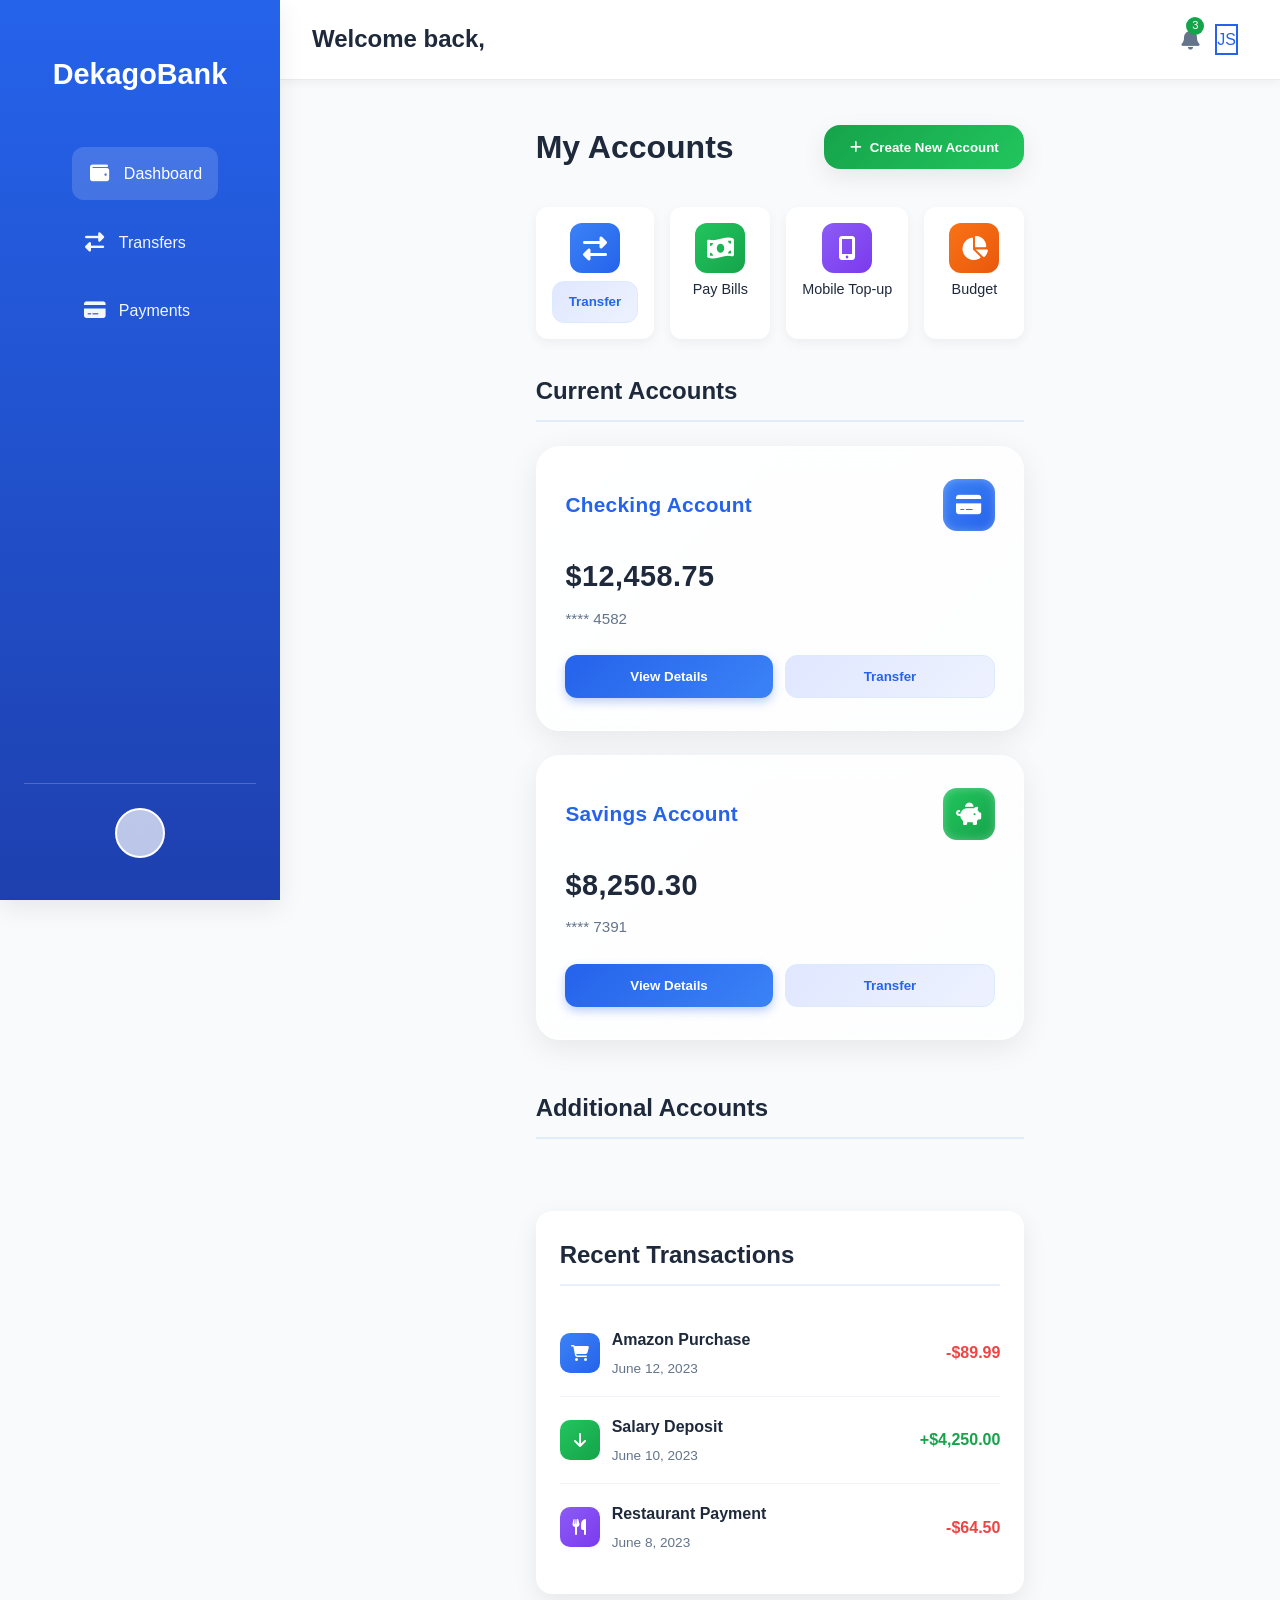
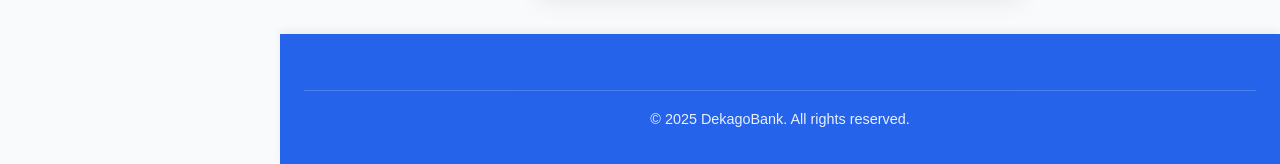
<file: src/main/resources/templates/addAccount.html>
<!DOCTYPE html>
<html lang="en" xmlns:th="http://www.w3.org/1999/xhtml">
<head>
    <meta charset="UTF-8">
    <meta name="viewport" content="width=device-width, initial-scale=1.0">
    <title>SecureBank | Account Management</title>
    <link rel="stylesheet" href="https://cdnjs.cloudflare.com/ajax/libs/font-awesome/6.4.0/css/all.min.css">
    <style>
        /* 🌐 Modern Theme */
        :root {
          --primary-blue: #2563eb;
          --secondary-blue: #1e40af;
          --accent-blue: #3b82f6;
          --primary-green: #16a34a;
          --secondary-green: #22c55e;
          --background: #f8fafc;
          --white: #ffffff;
          --text-dark: #1e293b;
          --text-light: #64748b;
          --border-radius: 1rem;
          --glass: rgba(255, 255, 255, 0.7);
          --shadow: 0 8px 24px rgba(0, 0, 0, 0.08);
          --blur: 20px;
          --transition: all 0.3s cubic-bezier(0.25, 0.8, 0.25, 1);
        }

        /* 🔤 Reset + Font */
        * {
          margin: 0;
          padding: 0;
          box-sizing: border-box;
          font-family: "Inter", "Segoe UI", Tahoma, sans-serif;
        }

        body {
          background: var(--background);
          color: var(--text-dark);
          line-height: 1.7;
          overflow-x: hidden;
          display: flex;
          min-height: 100vh;
        }

        /* Sidebar styles */
        .sidebar {
            width: 280px;
            background: linear-gradient(180deg, var(--primary-blue), var(--secondary-blue));
            color: white;
            padding: 2rem 1.5rem;
            box-shadow: var(--shadow);
            display: flex;
            flex-direction: column;
            align-items: center;
            position: sticky;
            top: 0;
            height: 100vh;
            transition: var(--transition);
            z-index: 100;
        }

        .sidebar .logo {
            margin-bottom: 3rem;
            display: flex;
            flex-direction: column;
            align-items: center;
            gap: 10px;
        }

        .sidebar .logo h1 {
            font-size: 1.8rem;
            font-weight: 700;
            color: white;
        }

        .sidebar .logo-icon {
            font-size: 2.5rem;
            margin-bottom: 0.5rem;
        }

        .sidebar nav ul {
            display: flex;
            flex-direction: column;
            gap: 1rem;
            list-style: none;
            width: 100%;
        }

        .sidebar nav a {
            color: #f3f6fa;
            text-decoration: none;
            font-weight: 500;
            padding: 0.8rem 1rem;
            border-radius: 12px;
            transition: var(--transition);
            display: flex;
            align-items: center;
            gap: 12px;
        }

        .sidebar nav a i {
            font-size: 1.2rem;
            width: 24px;
            text-align: center;
        }

        .sidebar nav a:hover, .sidebar nav a.active {
            background-color: rgba(255, 255, 255, 0.15);
            color: white;
            transform: translateX(5px);
        }

        .sidebar .user-info {
            margin-top: auto;
            display: flex;
            flex-direction: column;
            align-items: center;
            gap: 10px;
            padding-top: 1.5rem;
            border-top: 1px solid rgba(255, 255, 255, 0.2);
            width: 100%;
        }

        .sidebar .user-avatar {
            width: 50px;
            height: 50px;
            border-radius: 50%;
            background: var(--glass);
            display: flex;
            align-items: center;
            justify-content: center;
            font-weight: bold;
            color: var(--primary-blue);
            backdrop-filter: blur(8px);
            font-size: 1.2rem;
            border: 2px solid white;
        }
        .sidebar .user-info span {
            color: white;
            font-weight: 500;
        }

        /* Main content area */
        .content-wrapper {
            flex-grow: 1;
            display: flex;
            flex-direction: column;
            background: var(--background);
        }

        /* Header */
        header {
          background: var(--white);
          color: var(--text-dark);
          box-shadow: 0 2px 10px rgba(0, 0, 0, 0.05);
          padding: 1.2rem 2rem;
          border-bottom: 1px solid #e9ecef;
          display: flex;
          justify-content: space-between;
          align-items: center;
        }

        .header-container {
          display: flex;
          align-items: center;
          gap: 1rem;
        }

        .header-actions {
          display: flex;
          gap: 1rem;
          align-items: center;
        }

        .notification-icon {
          position: relative;
          font-size: 1.3rem;
          color: var(--text-light);
          cursor: pointer;
          transition: var(--transition);
        }

        .notification-icon:hover {
          color: var(--primary-blue);
        }

        .notification-badge {
          position: absolute;
          top: -5px;
          right: -5px;
          background: var(--primary-green);
          color: white;
          border-radius: 50%;
          width: 18px;
          height: 18px;
          font-size: 0.7rem;
          display: flex;
          align-items: center;
          justify-content: center;
        }

        header .user-info {
            display: flex;
            align-items: center;
            gap: 10px;
        }
        header .user-avatar {
            border: 2px solid var(--primary-blue);
            color: var(--primary-blue);
        }
        header .user-info span {
            color: var(--text-dark);
            font-weight: 500;
        }

        /* Main content */
        main {
          flex-grow: 1;
          max-width: 100%;
          margin: 2.5rem auto;
          padding: 0 2rem;
          animation: fadeIn 0.8s ease;
        }

        @keyframes fadeIn {
          from { opacity: 0; transform: translateY(10px); }
          to { opacity: 1; transform: translateY(0); }
        }

        .dashboard-header {
          display: flex;
          justify-content: space-between;
          align-items: center;
          margin-bottom: 2rem;
        }

        .dashboard-header h2 {
          font-size: 2rem;
          color: var(--text-dark);
          font-weight: 700;
        }

        .create-account-btn {
          background: linear-gradient(135deg, var(--primary-green), var(--secondary-green));
          color: white;
          border: none;
          padding: 0.9rem 1.6rem;
          border-radius: var(--border-radius);
          cursor: pointer;
          font-weight: 600;
          transition: var(--transition);
          display: flex;
          align-items: center;
          gap: 8px;
          box-shadow: var(--shadow);
        }

        .create-account-btn:hover {
          transform: translateY(-2px);
          box-shadow: 0 12px 20px rgba(22, 163, 74, 0.3);
        }

        /* Account cards */
        .accounts-section {
          margin-bottom: 3rem;
        }

        .section-title {
          font-size: 1.5rem;
          font-weight: 600;
          color: var(--text-dark);
          margin-bottom: 1.5rem;
          padding-bottom: 0.5rem;
          border-bottom: 2px solid rgba(37, 99, 235, 0.1);
        }

        .accounts-grid {
          display: grid;
          grid-template-columns: repeat(auto-fill, minmax(320px, 1fr));
          gap: 1.5rem;
        }

        .account-card {
          background: linear-gradient(135deg, rgba(255,255,255,0.9), rgba(255,255,255,0.7));
          border-radius: 1.5rem;
          padding: 2rem 1.8rem;
          box-shadow: 0 8px 30px rgba(0, 0, 0, 0.08);
          backdrop-filter: blur(14px);
          position: relative;
          overflow: hidden;
          border: 1px solid rgba(255, 255, 255, 0.5);
          transition: var(--transition);
          transform: translateY(0);
        }

        .account-card::before {
          content: "";
          position: absolute;
          inset: 0;
          background: linear-gradient(135deg, rgba(37,99,235,0.08), rgba(16,185,129,0.08));
          opacity: 0;
          transition: var(--transition);
        }

        .account-card:hover {
          transform: translateY(-10px) scale(1.02);
          box-shadow: 0 12px 40px rgba(0, 0, 0, 0.12);
        }

        .account-card:hover::before {
          opacity: 1;
        }

        .account-type {
          display: flex;
          justify-content: space-between;
          align-items: center;
          margin-bottom: 1.3rem;
        }

        .account-type h3 {
          font-size: 1.3rem;
          color: var(--primary-blue);
          font-weight: 700;
          letter-spacing: 0.3px;
        }

        .account-icon {
          width: 52px;
          height: 52px;
          border-radius: 14px;
          display: flex;
          align-items: center;
          justify-content: center;
          font-size: 1.4rem;
          color: white;
          box-shadow: inset 0 0 10px rgba(255,255,255,0.3);
          transition: var(--transition);
        }

        .account-card:hover .account-icon {
          transform: rotate(8deg) scale(1.1);
        }

        /* Enhanced color gradients per account type */
        .checking .account-icon { background: linear-gradient(135deg, #3b82f6, #2563eb); }
        .savings .account-icon { background: linear-gradient(135deg, #22c55e, #16a34a); }
        .business .account-icon { background: linear-gradient(135deg, #8b5cf6, #7c3aed); }
        .credit .account-icon { background: linear-gradient(135deg, #f97316, #ea580c); }

        .account-balance {
          font-size: 1.8rem;
          font-weight: 800;
          color: var(--text-dark);
          margin-bottom: 0.3rem;
          letter-spacing: 0.5px;
        }

        .account-number {
          color: var(--text-light);
          font-size: 0.95rem;
          margin-bottom: 1.5rem;
        }

        /* Account buttons */
        .account-actions {
          display: flex;
          gap: 0.8rem;
        }

        .account-btn {
          flex: 1;
          border: none;
          border-radius: 12px;
          padding: 0.8rem 1rem;
          font-weight: 600;
          cursor: pointer;
          transition: var(--transition);
          position: relative;
          overflow: hidden;
        }

        .account-btn::after {
          content: "";
          position: absolute;
          top: 0;
          left: -100%;
          width: 100%;
          height: 100%;
          background: rgba(255, 255, 255, 0.2);
          transition: left 0.35s ease;
        }

        .account-btn:hover::after {
          left: 0;
        }

        .primary-btn {
          background: linear-gradient(135deg, var(--primary-blue), var(--accent-blue));
          color: white;
          box-shadow: 0 4px 10px rgba(37, 99, 235, 0.3);
        }

        .primary-btn:hover {
          transform: translateY(-2px);
          box-shadow: 0 6px 16px rgba(37, 99, 235, 0.4);
        }

        .secondary-btn {
          background: linear-gradient(135deg, #e0e7ff, #eef2ff);
          color: var(--primary-blue);
          border: 1px solid #dbeafe;
        }

        .secondary-btn:hover {
          background: linear-gradient(135deg, #dbeafe, #c7d2fe);
          transform: translateY(-2px);
        }

        /* 🌟 Floating glow on hover */
        .account-card:hover {
          box-shadow: 0 12px 25px rgba(37, 99, 235, 0.1), 0 4px 12px rgba(0,0,0,0.05);
        }

        /* 🪟 Modal Styles (Glassmorphism) */
        .modal {
          display: none;
          position: fixed;
          inset: 0;
          background: rgba(15, 23, 42, 0.55);
          backdrop-filter: blur(10px);
          z-index: 1000;
          align-items: center;
          justify-content: center;
          animation: fadeIn 0.3s ease;
        }

        .modal-content {
          background: var(--glass);
          backdrop-filter: blur(var(--blur));
          border-radius: var(--border-radius);
          width: 90%;
          max-width: 460px;
          box-shadow: var(--shadow);
          overflow: hidden;
          animation: slideUp 0.4s ease;
        }

        @keyframes slideUp {
          from { transform: translateY(30px); opacity: 0; }
          to { transform: translateY(0); opacity: 1; }
        }

        .modal-header {
          background: linear-gradient(135deg, var(--primary-blue), var(--accent-blue));
          color: white;
          padding: 1.2rem 1.5rem;
          display: flex;
          justify-content: space-between;
          align-items: center;
        }

        .close-modal {
          background: none;
          border: none;
          color: white;
          font-size: 1.5rem;
          cursor: pointer;
          transition: var(--transition);
        }

        .close-modal:hover {
          transform: scale(1.1);
        }

        .modal-body {
          padding: 1.5rem;
        }

        .form-group {
          margin-bottom: 1.3rem;
        }

        label {
          font-weight: 500;
          color: var(--primary-blue);
          margin-bottom: 0.5rem;
          display: block;
        }

        input, select {
          width: 100%;
          padding: 0.8rem;
          border-radius: 8px;
          border: 1px solid #ddd;
          background: #fafafa;
          transition: border-color 0.3s ease;
        }

        input:focus, select:focus {
          border-color: var(--accent-blue);
          outline: none;
          box-shadow: 0 0 0 3px rgba(59, 130, 246, 0.1);
        }

        .account-options {
          display: grid;
          grid-template-columns: repeat(auto-fit, minmax(130px, 1fr));
          gap: 1rem;
        }

        .account-option {
          border: 2px solid transparent;
          border-radius: var(--border-radius);
          padding: 1rem;
          text-align: center;
          background: rgba(255,255,255,0.5);
          cursor: pointer;
          transition: var(--transition);
        }

        .account-option:hover {
          transform: translateY(-3px);
          border-color: var(--accent-blue);
        }

        .account-option.selected {
          border-color: var(--primary-green);
          background: rgba(22, 163, 74, 0.1);
        }

        .account-option-icon {
          font-size: 2rem;
          margin-bottom: 0.4rem;
        }

        .modal-footer {
          background: var(--background);
          display: flex;
          justify-content: flex-end;
          gap: 1rem;
          padding: 1rem 1.5rem;
        }

        .cancel-btn, .submit-btn {
          padding: 0.8rem 1.5rem;
          border: none;
          border-radius: 8px;
          font-weight: 500;
          cursor: pointer;
          transition: var(--transition);
        }

        .cancel-btn {
          background: #e5e7eb;
          color: #374151;
        }

        .cancel-btn:hover {
          background: #d1d5db;
        }

        .submit-btn {
          background: var(--primary-green);
          color: white;
        }

        .submit-btn:hover {
          background: var(--secondary-green);
          transform: translateY(-2px);
        }

        /* ⚡ Footer */
        footer {
          background: var(--primary-blue);
          color: white;
          padding: 2rem 1.5rem;
          margin-top: auto;
          box-shadow: 0 -4px 8px rgba(0, 0, 0, 0.05);
        }

        .footer-content {
          max-width: 1200px;
          margin: 0 auto;
          display: grid;
          grid-template-columns: repeat(auto-fit, minmax(180px, 1fr));
          gap: 2rem;
        }

        .footer-section h4 {
          margin-bottom: 1rem;
          font-size: 1.2rem;
        }

        .footer-section ul {
          list-style: none;
        }

        .footer-section li {
          margin-bottom: 0.5rem;
        }

        .footer-section a {
          color: rgba(255,255,255,0.8);
          text-decoration: none;
          transition: color 0.3s ease;
        }

        .footer-section a:hover {
          color: white;
        }

        .copyright {
          text-align: center;
          border-top: 1px solid rgba(255,255,255,0.2);
          margin-top: 1.5rem;
          padding-top: 1rem;
          font-size: 0.9rem;
          opacity: 0.9;
        }

        /* Responsive design */
        @media (max-width: 1024px) {
          .sidebar {
            width: 240px;
          }
        }

        @media (max-width: 768px) {
          body {
            flex-direction: column;
          }

          .sidebar {
            width: 100%;
            height: auto;
            position: relative;
            padding: 1.5rem 1rem;
            flex-direction: row;
            justify-content: space-between;
            align-items: center;
          }

          .sidebar .logo {
            margin-bottom: 0;
            flex-direction: row;
            gap: 10px;
          }

          .sidebar .logo h1 {
            font-size: 1.5rem;
          }

          .sidebar nav {
            display: none;
          }

          .sidebar .user-info {
            margin-top: 0;
            padding-top: 0;
            border-top: none;
            flex-direction: row;
          }

          header {
            display: none;
          }

          main {
            margin-top: 1.5rem;
            padding: 0 1rem;
          }

          .dashboard-header {
            flex-direction: column;
            gap: 1rem;
            align-items: flex-start;
          }

          .accounts-grid {
            grid-template-columns: 1fr;
          }

          .modal-content {
            max-width: 95%;
          }
        }

        /* Quick actions section */
        .quick-actions {
          display: flex;
          gap: 1rem;
          margin-bottom: 2rem;
          flex-wrap: wrap;
        }

        .quick-action-btn {
          display: flex;
          flex-direction: column;
          align-items: center;
          gap: 8px;
          background: white;
          border: none;
          border-radius: 12px;
          padding: 1rem;
          cursor: pointer;
          transition: var(--transition);
          box-shadow: 0 4px 12px rgba(0, 0, 0, 0.05);
          min-width: 100px;
        }

        .quick-action-btn:hover {
          transform: translateY(-5px);
          box-shadow: 0 8px 20px rgba(0, 0, 0, 0.1);
        }

        .quick-action-icon {
          width: 50px;
          height: 50px;
          border-radius: 12px;
          display: flex;
          align-items: center;
          justify-content: center;
          font-size: 1.5rem;
          color: white;
        }

        .quick-action-text {
          font-weight: 500;
          color: var(--text-dark);
          font-size: 0.9rem;
        }

        /* Recent transactions */
        .recent-transactions {
          background: white;
          border-radius: var(--border-radius);
          padding: 1.5rem;
          box-shadow: var(--shadow);
          margin-top: 2rem;
        }

        .transaction-list {
          list-style: none;
        }

        .transaction-item {
          display: flex;
          justify-content: space-between;
          align-items: center;
          padding: 1rem 0;
          border-bottom: 1px solid #f1f5f9;
        }

        .transaction-item:last-child {
          border-bottom: none;
        }

        .transaction-info {
          display: flex;
          align-items: center;
          gap: 12px;
        }

        .transaction-icon {
          width: 40px;
          height: 40px;
          border-radius: 10px;
          display: flex;
          align-items: center;
          justify-content: center;
          color: white;
          font-size: 1rem;
        }

        .transaction-details h4 {
          font-weight: 600;
          margin-bottom: 4px;
        }

        .transaction-details p {
          color: var(--text-light);
          font-size: 0.85rem;
        }

        .transaction-amount {
          font-weight: 600;
        }

        .transaction-amount.positive {
          color: var(--primary-green);
        }

        .transaction-amount.negative {
          color: #ef4444;
        }
    </style>
</head>
<body>
<div class="sidebar">
    <div class="logo">
        <div class="logo-icon"></div>
        <h1>DekagoBank</h1>
    </div>
    <nav>
        <ul>
            <li><a href="/dashboard" class="active"><i class="fas fa-wallet"></i> Dashboard</a></li>
            <li><a href="/transfers"><i class="fas fa-exchange-alt"></i> Transfers</a></li>
            <li><a href="/payments" ><i class="fas fa-credit-card"></i> Payments</a></li>
        </ul>
    </nav>
    <div class="user-info">
        <div class="user-avatar"></div>
        <span><span th:text="${name} "></span>
    </div>
</div>

<div class="content-wrapper">
    <header>
        <div class="header-container">
            <h2>Welcome back,  <span th:text="${name} + ' :' + ${id}"></span></h2>
        </div>
        <div class="header-actions">
            <div class="notification-icon">
                <i class="fas fa-bell"></i>
                <span class="notification-badge">3</span>
            </div>
            <div class="user-info">
                <div class="user-avatar">JS</div>
                <span><span th:text="${name} "></span>
            </div>
        </div>
    </header>

    <main>
        <div class="dashboard-header">
            <h2>My Accounts</h2>
            <button class="create-account-btn" id="openModal">
                <i class="fas fa-plus"></i>
                <span>Create New Account</span>
            </button>
        </div>

        <div class="quick-actions">
            <button class="quick-action-btn">
                <div class="quick-action-icon" style="background: linear-gradient(135deg, #3b82f6, #2563eb);">
                    <i class="fas fa-exchange-alt"></i>
                </div>
                <span class="account-btn secondary-btn open-transfer-modal-btn">Transfer</span>
            </button>
            <button class="quick-action-btn">
                <div class="quick-action-icon" style="background: linear-gradient(135deg, #22c55e, #16a34a);">
                    <i class="fas fa-money-bill-wave"></i>
                </div>
                <span class="quick-action-text">Pay Bills</span>
            </button>
            <button class="quick-action-btn">
                <div class="quick-action-icon" style="background: linear-gradient(135deg, #8b5cf6, #7c3aed);">
                    <i class="fas fa-mobile-alt"></i>
                </div>
                <span class="quick-action-text">Mobile Top-up</span>
            </button>
            <button class="quick-action-btn">
                <div class="quick-action-icon" style="background: linear-gradient(135deg, #f97316, #ea580c);">
                    <i class="fas fa-chart-pie"></i>
                </div>
                <span class="quick-action-text">Budget</span>
            </button>
        </div>

        <section class="accounts-section">
            <h3 class="section-title">Current Accounts</h3>
            <div class="accounts-grid">
                <div class="account-card checking" data-account-number="4582" data-balance="12458.75">
                    <div class="account-type">
                        <h3>Checking Account</h3>
                        <div class="account-icon"><i class="fas fa-credit-card"></i></div>
                    </div>
                    <div class="account-balance">$12,458.75</div>
                    <div class="account-number">**** 4582</div>
                    <div class="account-actions">
                        <button class="account-btn primary-btn">View Details</button>
                        <button class="account-btn secondary-btn open-transfer-modal-btn" data-source-account="4582">Transfer</button>
                    </div>
                </div>

                <div class="account-card savings" data-account-number="7391" data-balance="8250.30">
                    <div class="account-type">
                        <h3>Savings Account</h3>
                        <div class="account-icon"><i class="fas fa-piggy-bank"></i></div>
                    </div>
                    <div class="account-balance">$8,250.30</div>
                    <div class="account-number">**** 7391</div>
                    <div class="account-actions">
                        <button class="account-btn primary-btn">View Details</button>
                        <button class="account-btn secondary-btn open-transfer-modal-btn" data-source-account="7391">Transfer</button>
                    </div>
                </div>
            </div>
        </section>

        <section class="accounts-section">
            <h3 class="section-title">Additional Accounts</h3>
            <div class="accounts-grid" id="additionalAccounts">
                <!-- Additional accounts will be added here dynamically -->
            </div>
        </section>

        <div class="recent-transactions">
            <h3 class="section-title">Recent Transactions</h3>
            <ul class="transaction-list">
                <li class="transaction-item">
                    <div class="transaction-info">
                        <div class="transaction-icon" style="background: linear-gradient(135deg, #3b82f6, #2563eb);">
                            <i class="fas fa-shopping-cart"></i>
                        </div>
                        <div class="transaction-details">
                            <h4>Amazon Purchase</h4>
                            <p>June 12, 2023</p>
                        </div>
                    </div>
                    <div class="transaction-amount negative">-$89.99</div>
                </li>
                <li class="transaction-item">
                    <div class="transaction-info">
                        <div class="transaction-icon" style="background: linear-gradient(135deg, #22c55e, #16a34a);">
                            <i class="fas fa-arrow-down"></i>
                        </div>
                        <div class="transaction-details">
                            <h4>Salary Deposit</h4>
                            <p>June 10, 2023</p>
                        </div>
                    </div>
                    <div class="transaction-amount positive">+$4,250.00</div>
                </li>
                <li class="transaction-item">
                    <div class="transaction-info">
                        <div class="transaction-icon" style="background: linear-gradient(135deg, #8b5cf6, #7c3aed);">
                            <i class="fas fa-utensils"></i>
                        </div>
                        <div class="transaction-details">
                            <h4>Restaurant Payment</h4>
                            <p>June 8, 2023</p>
                        </div>
                    </div>
                    <div class="transaction-amount negative">-$64.50</div>
                </li>
            </ul>
        </div>
    </main>

    <footer>


        <div class="copyright">
            <p>&copy; 2025 DekagoBank. All rights reserved.</p>
        </div>
    </footer>
</div>

<!-- Create Account Modal -->
<div class="modal" id="createAccountModal">
    <div class="modal-content">
        <div class="modal-header">
            <h3>Create New Account</h3>
            <button class="close-modal" id="closeModal">&times;</button>
        </div>
        <div class="modal-body">
            <div class="form-group">
                <label for="accountType">Select Account Type</label>
                <div class="account-options">
                    <div class="account-option" data-type="savings">
                        <div class="account-option-icon">💰</div>
                        <h4>Savings Account</h4>
                        <p>Earn interest on your deposits</p>
                    </div>
                    <div class="account-option" data-type="business">
                        <div class="account-option-icon">🏢</div>
                        <h4>Business Account</h4>
                        <p>Manage your business finances</p>
                    </div>
                    <div class="account-option" data-type="credit">
                        <div class="account-option-icon">💳</div>
                        <h4>Credit Account</h4>
                        <p>Access credit when you need it</p>
                    </div>
                </div>
            </div>
            <div class="form-group">
                <label for="initialDeposit">Initial Deposit</label>
                <input type="number" id="initialDeposit" placeholder="Enter amount">
            </div>
        </div>
        <div class="modal-footer">
            <button class="cancel-btn" id="cancelCreate">Cancel</button>
            <button class="submit-btn" id="submitCreate">Create Account</button>
        </div>
    </div>
</div>

<!-- Transfer Modal -->
<div class="modal" id="transferModal">
    <div class="modal-content">
        <div class="modal-header">
            <h3>Transfer Funds</h3>
            <button class="close-modal" id="closeTransferModal">&times;</button>
        </div>
        <div class="modal-body">
            <div class="form-group">
                <label for="sourceAccount">From Account</label>
                <select id="sourceAccount">
                    <!-- Options will be populated by JavaScript -->
                </select>
            </div>
            <div class="form-group">
                <label for="destinationAccount">To Account</label>
                <select id="destinationAccount">
                    <!-- Options will be populated by JavaScript -->
                </select>
            </div>
            <div class="form-group">
                <label for="transferAmount">Amount</label>
                <input type="number" id="transferAmount" placeholder="Enter amount">
            </div>
        </div>
        <div class="modal-footer">
            <button class="cancel-btn" id="cancelTransfer">Cancel</button>
            <button class="submit-btn" id="submitTransfer">Transfer</button>
        </div>
    </div>
</div>

<script>
    // Modal functionality
    const openModalBtn = document.getElementById('openModal');
    const closeModalBtn = document.getElementById('closeModal');
    const cancelCreateBtn = document.getElementById('cancelCreate');
    const createAccountModal = document.getElementById('createAccountModal');
    const accountOptions = document.querySelectorAll('.account-option');
    const submitCreateBtn = document.getElementById('submitCreate');
    const additionalAccountsContainer = document.getElementById('additionalAccounts');

    let selectedAccountType = '';

    // Open create account modal
    openModalBtn.addEventListener('click', () => {
        createAccountModal.style.display = 'flex';
    });

    // Close create account modal
    function closeCreateAccountModal() {
        createAccountModal.style.display = 'none';
        // Reset form
        selectedAccountType = '';
        document.getElementById('initialDeposit').value = '';
        accountOptions.forEach(option => option.classList.remove('selected'));
    }

    closeModalBtn.addEventListener('click', closeCreateAccountModal);
    cancelCreateBtn.addEventListener('click', closeCreateAccountModal);

    // Select account type
    accountOptions.forEach(option => {
        option.addEventListener('click', () => {
            accountOptions.forEach(opt => opt.classList.remove('selected'));
            option.classList.add('selected');
            selectedAccountType = option.getAttribute('data-type');
        });
    });

    // Create account
    submitCreateBtn.addEventListener('click', () => {
        const initialDeposit = parseFloat(document.getElementById('initialDeposit').value);

        if (!selectedAccountType) {
            alert('Please select an account type');
            return;
        }

        if (isNaN(initialDeposit) || initialDeposit <= 0) {
            alert('Please enter a valid initial deposit amount');
            return;
        }

        // Create new account card
        const accountTypes = {
            'savings': { name: 'Savings Account', icon: '<i class="fas fa-piggy-bank"></i>', colorClass: 'savings' },
            'business': { name: 'Business Account', icon: '<i class="fas fa-briefcase"></i>', colorClass: 'business' },
            'credit': { name: 'Credit Account', icon: '<i class="fas fa-credit-card"></i>', colorClass: 'credit' }
        };

        const accountType = accountTypes[selectedAccountType];
        const accountNumber = Math.floor(1000 + Math.random() * 9000);

        const newAccountCard = document.createElement('div');
        newAccountCard.className = `account-card ${accountType.colorClass}`;
        newAccountCard.setAttribute('data-account-number', accountNumber);
        newAccountCard.setAttribute('data-balance', initialDeposit.toFixed(2));
        newAccountCard.innerHTML = `
            <div class="account-type">
                <h3>${accountType.name}</h3>
                <div class="account-icon">${accountType.icon}</div>
            </div>
            <div class="account-balance">$${initialDeposit.toLocaleString('en-US', {minimumFractionDigits: 2})}</div>
            <div class="account-number">**** ${accountNumber}</div>
            <div class="account-actions">
                <button class="account-btn primary-btn">View Details</button>
                <button class="account-btn secondary-btn open-transfer-modal-btn" data-source-account="${accountNumber}">Transfer</button>
            </div>
        `;

        additionalAccountsContainer.appendChild(newAccountCard);

        // Show success message
        alert(`Your new ${accountType.name} has been created successfully!`);

        // Close modal
        closeCreateAccountModal();
        attachTransferButtonListeners(); // Re-attach listeners for new buttons
    });

    // Transfer Modal functionality
    const transferModal = document.getElementById('transferModal');
    const closeTransferModalBtn = document.getElementById('closeTransferModal');
    const cancelTransferBtn = document.getElementById('cancelTransfer');
    const submitTransferBtn = document.getElementById('submitTransfer');
    const sourceAccountSelect = document.getElementById('sourceAccount');
    const destinationAccountSelect = document.getElementById('destinationAccount');
    const transferAmountInput = document.getElementById('transferAmount');

    let allAccounts = []; // To store all account data

    function populateAccountDropdowns(excludeAccountNumber = null) {
        sourceAccountSelect.innerHTML = '';
        destinationAccountSelect.innerHTML = '';

        const currentAccounts = Array.from(document.querySelectorAll('.accounts-grid .account-card'));
        allAccounts = currentAccounts.map(card => ({
            number: card.getAttribute('data-account-number'),
            name: card.querySelector('h3').textContent,
            balance: parseFloat(card.getAttribute('data-balance')),
            element: card
        }));

        allAccounts.forEach(account => {
            const optionSource = document.createElement('option');
            optionSource.value = account.number;
            optionSource.textContent = `${account.name} (**** ${account.number}) - $${account.balance.toLocaleString('en-US', {minimumFractionDigits: 2})}`;
            sourceAccountSelect.appendChild(optionSource);

            const optionDestination = document.createElement('option');
            optionDestination.value = account.number;
            optionDestination.textContent = `${account.name} (**** ${account.number}) - $${account.balance.toLocaleString('en-US', {minimumFractionDigits: 2})}`;
            destinationAccountSelect.appendChild(optionDestination);
        });

        // Pre-select source account if provided
        if (excludeAccountNumber) {
            sourceAccountSelect.value = excludeAccountNumber;
        }
    }

    function openTransferModal(sourceAccountNumber = null) {
        populateAccountDropdowns(sourceAccountNumber);
        transferModal.style.display = 'flex';
    }

    function closeTransferModal() {
        transferModal.style.display = 'none';
        transferAmountInput.value = '';
    }

    closeTransferModalBtn.addEventListener('click', closeTransferModal);
    cancelTransferBtn.addEventListener('click', closeTransferModal);

    function attachTransferButtonListeners() {
        document.querySelectorAll('.open-transfer-modal-btn').forEach(button => {
            button.onclick = (event) => {
                const sourceAccountNumber = event.target.getAttribute('data-source-account');
                openTransferModal(sourceAccountNumber);
            };
        });
    }

    // Initial attachment of listeners
    attachTransferButtonListeners();

    submitTransferBtn.addEventListener('click', () => {
        const sourceAccountNumber = sourceAccountSelect.value;
        const destinationAccountNumber = destinationAccountSelect.value;
        const transferAmount = parseFloat(transferAmountInput.value);

        if (!sourceAccountNumber || !destinationAccountNumber) {
            alert('Please select both source and destination accounts.');
            return;
        }

        if (sourceAccountNumber === destinationAccountNumber) {
            alert('Source and destination accounts cannot be the same.');
            return;
        }

        if (isNaN(transferAmount) || transferAmount <= 0) {
            alert('Please enter a valid transfer amount.');
            return;
        }

        const sourceAccount = allAccounts.find(acc => acc.number === sourceAccountNumber);
        const destinationAccount = allAccounts.find(acc => acc.number === destinationAccountNumber);

        if (!sourceAccount || !destinationAccount) {
            alert('Selected accounts not found.');
            return;
        }

        if (sourceAccount.balance < transferAmount) {
            alert('Insufficient funds in the source account.');
            return;
        }

        // Perform the transfer (client-side simulation)
        sourceAccount.balance -= transferAmount;
        destinationAccount.balance += transferAmount;

        // Update UI
        sourceAccount.element.querySelector('.account-balance').textContent = `$${sourceAccount.balance.toLocaleString('en-US', {minimumFractionDigits: 2})}`;
        destinationAccount.element.querySelector('.account-balance').textContent = `$${destinationAccount.balance.toLocaleString('en-US', {minimumFractionDigits: 2})}`;

        alert(`Successfully transferred $${transferAmount.toLocaleString('en-US', {minimumFractionDigits: 2})} from **** ${sourceAccountNumber} to **** ${destinationAccountNumber}.`);
        closeTransferModal();
    });
</script>
</body>
</html>
</file>
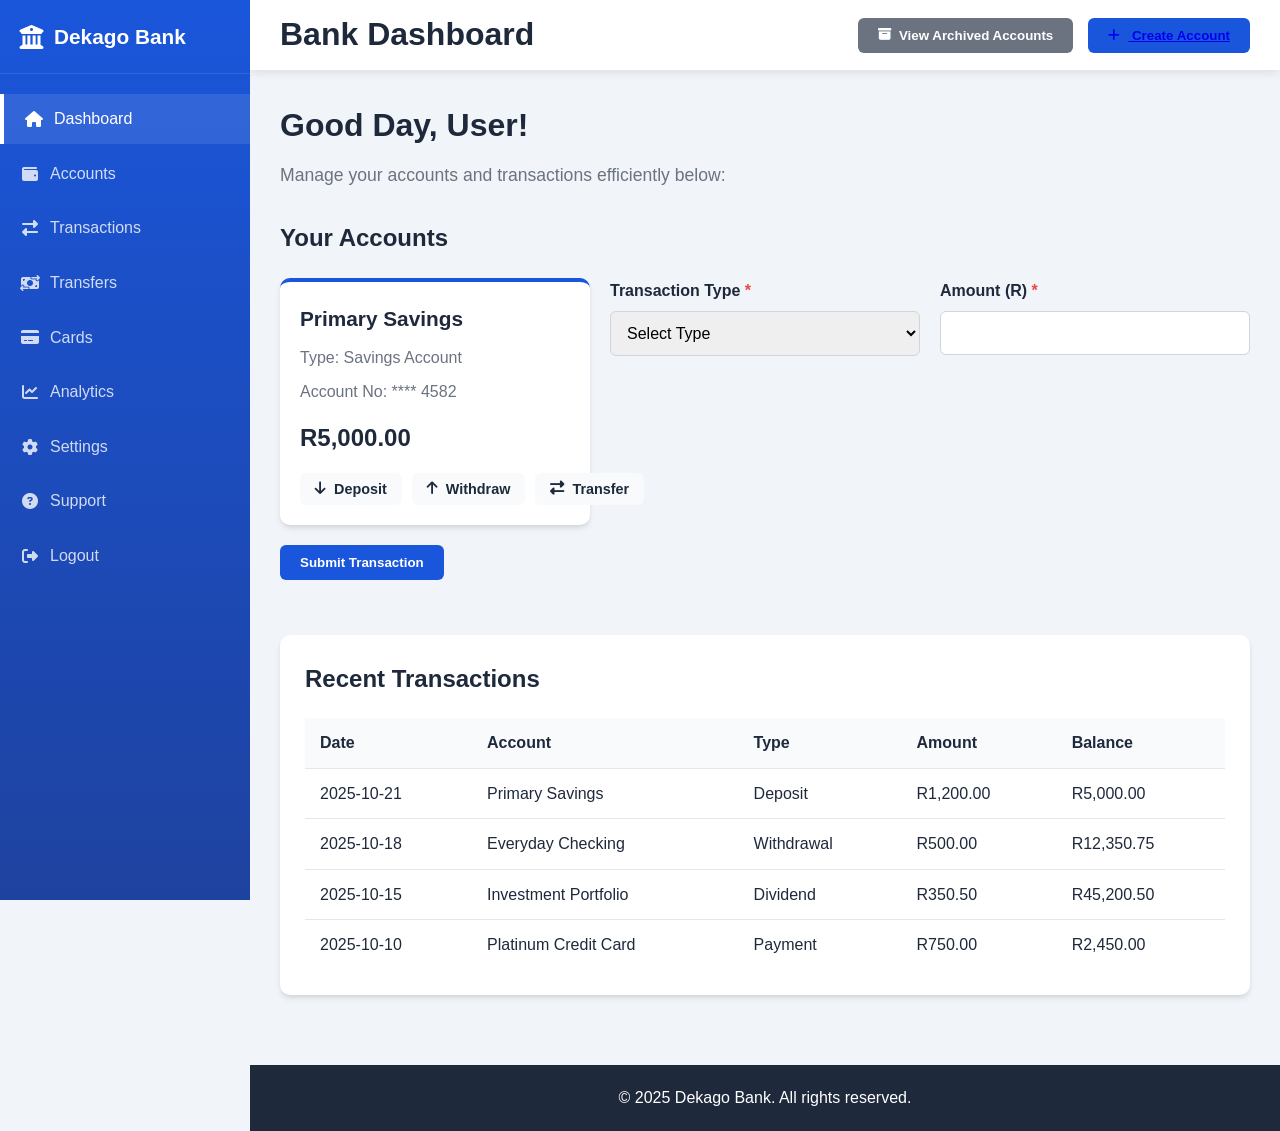
<file: src/main/resources/templates/dashboard.html>
<!DOCTYPE html>
<html lang="en">
<head>
    <meta charset="UTF-8">
    <meta name="viewport" content="width=device-width, initial-scale=1.0">
    <title>Dekago Bank | Dashboard</title>
    <link rel="stylesheet" href="https://cdnjs.cloudflare.com/ajax/libs/font-awesome/6.4.0/css/all.min.css">
    <style>
        :root {
            --primary: #1a56db;
            --primary-dark: #1e429f;
            --secondary: #6b7280;
            --success: #10b981;
            --danger: #ef4444;
            --warning: #f59e0b;
            --light: #f8fafc;
            --dark: #1e293b;
            --sidebar-width: 250px;
            --header-height: 70px;
            --card-shadow: 0 4px 6px -1px rgba(0, 0, 0, 0.1), 0 2px 4px -1px rgba(0, 0, 0, 0.06);
            --transition: all 0.3s ease;
        }

        * {
            margin: 0;
            padding: 0;
            box-sizing: border-box;
            font-family: 'Segoe UI', Tahoma, Geneva, Verdana, sans-serif;
        }

        body {
            background-color: #f1f5f9;
            color: var(--dark);
            line-height: 1.6;
            display: flex;
            min-height: 100vh;
        }

        /* Sidebar Styles */
        .sidebar {
            width: var(--sidebar-width);
            background: linear-gradient(to bottom, var(--primary), var(--primary-dark));
            color: white;
            height: 100vh;
            position: fixed;
            overflow-y: auto;
            transition: var(--transition);
            z-index: 100;
        }

        .sidebar-header {
            padding: 20px;
            display: flex;
            align-items: center;
            border-bottom: 1px solid rgba(255, 255, 255, 0.1);
        }

        .logo {
            display: flex;
            align-items: center;
            font-size: 1.3rem;
            font-weight: 700;
        }

        .logo i {
            margin-right: 10px;
            font-size: 1.5rem;
        }

        .sidebar-menu {
            padding: 20px 0;
        }

        .sidebar-menu ul {
            list-style: none;
        }

        .sidebar-menu li {
            margin-bottom: 5px;
        }

        .sidebar-menu a {
            display: flex;
            align-items: center;
            padding: 12px 20px;
            color: rgba(255, 255, 255, 0.8);
            text-decoration: none;
            transition: var(--transition);
        }

        .sidebar-menu a:hover, .sidebar-menu a.active {
            background-color: rgba(255, 255, 255, 0.1);
            color: white;
            border-left: 4px solid white;
        }

        .sidebar-menu i {
            margin-right: 10px;
            width: 20px;
            text-align: center;
        }

        /* Main Content Styles */
        .main-content {
            flex: 1;
            margin-left: var(--sidebar-width);
            transition: var(--transition);
        }

        /* Header Styles */
        .header {
            background-color: white;
            box-shadow: 0 2px 10px rgba(0, 0, 0, 0.1);
            height: var(--header-height);
            display: flex;
            justify-content: space-between;
            align-items: center;
            padding: 0 30px;
            position: sticky;
            top: 0;
            z-index: 99;
        }

        .header-actions {
            display: flex;
            gap: 15px;
        }

        .btn {
            padding: 10px 20px;
            border: none;
            border-radius: 6px;
            cursor: pointer;
            font-weight: 600;
            transition: var(--transition);
            display: inline-flex;
            align-items: center;
            justify-content: center;
        }

        .btn-primary {
            background-color: var(--primary);
            color: white;
        }

        .btn-primary:hover {
            background-color: var(--primary-dark);
        }

        .btn-secondary {
            background-color: var(--secondary);
            color: white;
        }

        .btn-secondary:hover {
            background-color: #5a6268;
        }

        .btn i {
            margin-right: 8px;
        }

        /* Dashboard Content */
        .dashboard-content {
            padding: 30px;
        }

        .welcome-section {
            margin-bottom: 30px;
        }

        .welcome-section h1 {
            font-size: 2rem;
            margin-bottom: 10px;
            color: var(--dark);
        }

        .welcome-section p {
            color: var(--secondary);
            font-size: 1.1rem;
        }

        /* Accounts Section */
        .accounts-section {
            margin-bottom: 40px;
        }

        .section-header {
            display: flex;
            justify-content: space-between;
            align-items: center;
            margin-bottom: 20px;
        }

        .section-header h2 {
            font-size: 1.5rem;
            color: var(--dark);
        }

        .accounts-grid {
            display: grid;
            grid-template-columns: repeat(auto-fill, minmax(300px, 1fr));
            gap: 20px;
        }

        .account-card {
            background-color: white;
            border-radius: 10px;
            padding: 20px;
            box-shadow: var(--card-shadow);
            transition: var(--transition);
            border-top: 4px solid var(--primary);
        }

        .account-card:hover {
            transform: translateY(-5px);
            box-shadow: 0 10px 15px -3px rgba(0, 0, 0, 0.1);
        }

        .account-card h3 {
            font-size: 1.3rem;
            margin-bottom: 10px;
            color: var(--dark);
        }

        .account-card p {
            margin-bottom: 8px;
            color: var(--secondary);
        }

        .account-balance {
            font-size: 1.5rem;
            font-weight: 700;
            color: var(--dark);
            margin: 15px 0;
        }

        .account-actions {
            display: flex;
            gap: 10px;
            margin-top: 15px;
        }

        .btn-light {
            background-color: var(--light);
            color: var(--dark);
            padding: 8px 15px;
            font-size: 0.9rem;
        }

        .btn-light:hover {
            background-color: #e2e8f0;
        }

        /* Transactions Section */
        .transaction-section {
            background-color: white;
            border-radius: 10px;
            padding: 25px;
            box-shadow: var(--card-shadow);
            margin-bottom: 40px;
        }

        .transaction-section h2 {
            font-size: 1.5rem;
            margin-bottom: 20px;
            color: var(--dark);
        }

        .transaction-form {
            display: grid;
            grid-template-columns: repeat(auto-fit, minmax(200px, 1fr));
            gap: 20px;
        }

        .form-group {
            margin-bottom: 15px;
        }

        .form-group label {
            display: block;
            margin-bottom: 8px;
            font-weight: 600;
            color: var(--dark);
        }

        .form-group select, .form-group input {
            width: 100%;
            padding: 12px;
            border: 1px solid #d1d5db;
            border-radius: 6px;
            font-size: 1rem;
            transition: var(--transition);
        }

        .form-group select:focus, .form-group input:focus {
            outline: none;
            border-color: var(--primary);
            box-shadow: 0 0 0 3px rgba(37, 99, 235, 0.1);
        }

        .required {
            color: var(--danger);
        }

        .transaction-message {
            margin-top: 15px;
            padding: 10px;
            border-radius: 6px;
            font-weight: 600;
        }

        /* Recent Transactions */
        .recent-transactions {
            background-color: white;
            border-radius: 10px;
            padding: 25px;
            box-shadow: var(--card-shadow);
        }

        .recent-transactions h2 {
            font-size: 1.5rem;
            margin-bottom: 20px;
            color: var(--dark);
        }

        table {
            width: 100%;
            border-collapse: collapse;
        }

        thead {
            background-color: #f8fafc;
        }

        th, td {
            padding: 12px 15px;
            text-align: left;
            border-bottom: 1px solid #e2e8f0;
        }

        th {
            font-weight: 600;
            color: var(--dark);
        }

        tr:last-child td {
            border-bottom: none;
        }

        /* Footer */
        footer {
            background-color: var(--dark);
            color: white;
            padding: 20px 0;
            text-align: center;
            margin-top: 40px;
        }

        /* Responsive Design */
        @media (max-width: 992px) {
            .sidebar {
                width: 70px;
                overflow: visible;
            }

            .sidebar .logo span, .sidebar-menu a span {
                display: none;
            }

            .sidebar-menu a {
                justify-content: center;
                padding: 15px;
            }

            .sidebar-menu i {
                margin-right: 0;
                font-size: 1.2rem;
            }

            .main-content {
                margin-left: 70px;
            }
        }

        @media (max-width: 768px) {
            .header {
                padding: 0 15px;
            }

            .dashboard-content {
                padding: 15px;
            }

            .accounts-grid {
                grid-template-columns: 1fr;
            }

            .transaction-form {
                grid-template-columns: 1fr;
            }

            .account-actions {
                flex-wrap: wrap;
            }
        }
    </style>
</head>
<body>
<!-- Sidebar Navigation -->
<div class="sidebar">
    <div class="sidebar-header">
        <div class="logo">
            <i class="fas fa-university"></i>
            <span>Dekago Bank</span>
        </div>
    </div>
    <nav class="sidebar-menu">
        <ul>
            <li><a href="#" class="active"><i class="fas fa-home"></i> <span>Dashboard</span></a></li>
            <li><a href="#"><i class="fas fa-wallet"></i> <span>Accounts</span></a></li>
            <li><a href="#"><i class="fas fa-exchange-alt"></i> <span>Transactions</span></a></li>
            <li><a href="#"><i class="fas fa-money-bill-transfer"></i> <span>Transfers</span></a></li>
            <li><a href="#"><i class="fas fa-credit-card"></i> <span>Cards</span></a></li>
            <li><a href="#"><i class="fas fa-chart-line"></i> <span>Analytics</span></a></li>
            <li><a href="#"><i class="fas fa-cog"></i> <span>Settings</span></a></li>
            <li><a href="#"><i class="fas fa-question-circle"></i> <span>Support</span></a></li>
            <li><a href="#"><i class="fas fa-sign-out-alt"></i> <span>Logout</span></a></li>
        </ul>
    </nav>
</div>

<!-- Main Content -->
<div class="main-content">
    <!-- Header -->
    <header class="header">
        <h1>Bank Dashboard</h1>
        <div class="header-actions">
            <button class="btn btn-secondary">
                <i class="fas fa-archive"></i> View Archived Accounts
            </button>
            <button class="btn btn-primary">
                <a href="/addAccount"><i class="fas fa-plus"></i> Create Account</a>
            </button>
        </div>
    </header>

    <!-- Dashboard Content -->
    <div class="dashboard-content">
        <!-- Welcome Section -->
        <section class="welcome-section">
            <h1>Good Day, User!</h1>
            <p>Manage your accounts and transactions efficiently below:</p>
        </section>

        <!-- Accounts Section -->
        <section class="accounts-section">
            <div class="section-header">
                <h2>Your Accounts</h2>
            </div>
            <div class="accounts-grid">
                <!-- Primary Savings Account -->
                <div class="account-card">
                    <h3>Primary Savings</h3>
                    <p>Type: Savings Account</p>
                    <p>Account No: **** 4582</p>
                    <div class="account-balance">R5,000.00</div>
                    <div class="account-actions">
                        <button class="btn btn-light"><i class="fas fa-arrow-down"></i> Deposit</button>
                        <button class="btn btn-light"><i class="fas fa-arrow-up"></i> Withdraw</button>
                        <button class="btn btn-light"><i class="fas fa-exchange-alt"></i> Transfer</button>
                    </div>
                </div>


                <div class="form-group">
                    <label for="transactionType">Transaction Type <span class="required">*</span></label>
                    <select id="transactionType" required>
                        <option value="">Select Type</option>
                        <option value="deposit">Deposit</option>
                        <option value="withdraw">Withdraw</option>
                        <option value="transfer">Transfer</option>
                    </select>
                </div>

                <div class="form-group">
                    <label for="amount">Amount (R) <span class="required">*</span></label>
                    <input type="number" id="amount" min="1" required>
                </div>

                <div class="form-group" id="transferToDiv" style="display:none;">
                    <label for="transferTo">Transfer To <span class="required">*</span></label>
                    <input type="text" id="transferTo" placeholder="Recipient Account Name">
                </div>

                <div class="form-group">
                    <button type="submit" class="btn btn-primary">Submit Transaction</button>
                </div>
            </form>
            <p id="transactionMessage" class="transaction-message"></p>
        </section>

        <!-- Recent Transactions -->
        <section class="recent-transactions">
            <h2>Recent Transactions</h2>
            <table>
                <thead>
                <tr>
                    <th>Date</th>
                    <th>Account</th>
                    <th>Type</th>
                    <th>Amount</th>
                    <th>Balance</th>
                </tr>
                </thead>
                <tbody id="transactionTableBody">
                <tr>
                    <td>2025-10-21</td>
                    <td>Primary Savings</td>
                    <td>Deposit</td>
                    <td>R1,200.00</td>
                    <td>R5,000.00</td>
                </tr>
                <tr>
                    <td>2025-10-18</td>
                    <td>Everyday Checking</td>
                    <td>Withdrawal</td>
                    <td>R500.00</td>
                    <td>R12,350.75</td>
                </tr>
                <tr>
                    <td>2025-10-15</td>
                    <td>Investment Portfolio</td>
                    <td>Dividend</td>
                    <td>R350.50</td>
                    <td>R45,200.50</td>
                </tr>
                <tr>
                    <td>2025-10-10</td>
                    <td>Platinum Credit Card</td>
                    <td>Payment</td>
                    <td>R750.00</td>
                    <td>R2,450.00</td>
                </tr>
                </tbody>
            </table>
        </section>
    </div>

    <!-- Footer -->
    <footer>
        <div class="container">
            <p>&copy; 2025 Dekago Bank. All rights reserved.</p>
        </div>
    </footer>
</div>

<script>
    // Show/hide transfer field based on transaction type
    document.getElementById('transactionType').addEventListener('change', function() {
        document.getElementById('transferToDiv').style.display =
            this.value === 'transfer' ? 'block' : 'none';
    });

    // Handle form submission
    document.getElementById('transactionForm').addEventListener('submit', function(e) {
        e.preventDefault();
        const type = document.getElementById('transactionType').value;
        const amount = parseFloat(document.getElementById('amount').value);
        const account = document.getElementById('accountSelect').value;

        if (!type || !amount || !account) {
            document.getElementById('transactionMessage').innerText =
                "Error: Please fill in all required fields!";
            document.getElementById('transactionMessage').style.color = "red";
            document.getElementById('transactionMessage').style.backgroundColor = "#fee2e2";
            return;
        }

        // Simple validation for withdrawal limit
        if (type === 'withdraw' && amount > 5000) {
            document.getElementById('transactionMessage').innerText =
                "Error: Overdraft not allowed! Maximum withdrawal is R5,000.00";
            document.getElementById('transactionMessage').style.color = "red";
            document.getElementById('transactionMessage').style.backgroundColor = "#fee2e2";
        } else {
            document.getElementById('transactionMessage').innerText =
                `Success: ${type} of R${amount.toFixed(2)} from ${document.getElementById('accountSelect').options[document.getElementById('accountSelect').selectedIndex].text} completed!`;
            document.getElementById('transactionMessage').style.color = "green";
            document.getElementById('transactionMessage').style.backgroundColor = "#d1fae5";

            // Reset form
            document.getElementById('transactionForm').reset();
            document.getElementById('transferToDiv').style.display = 'none';
        }
    });
</script>
</body>
</html>
</file>
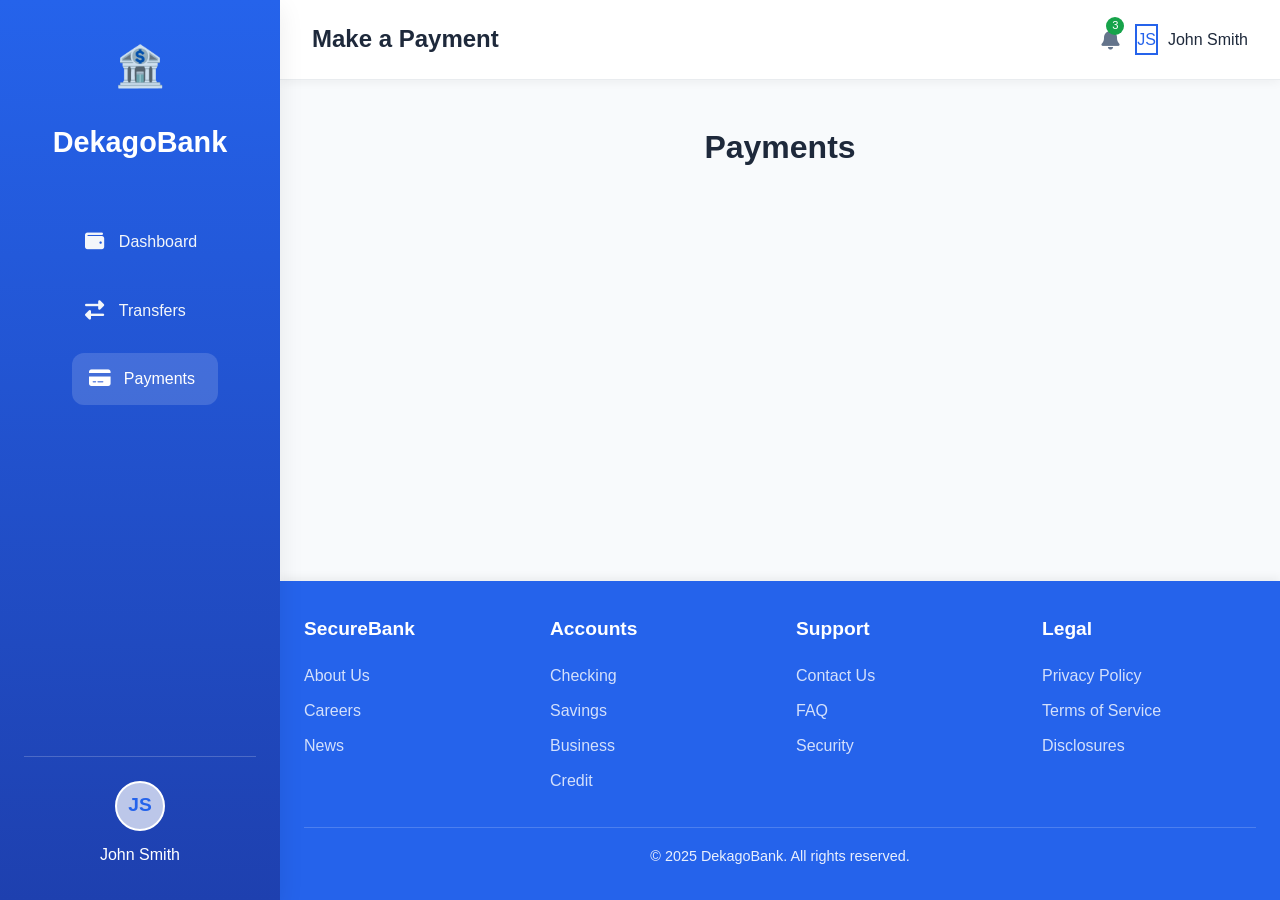
<file: src/main/resources/templates/payments.html>
<!DOCTYPE html>
<html lang="en">
<head>
    <meta charset="UTF-8">
    <meta name="viewport" content="width=device-width, initial-scale=1.0">
    <title>SecureBank | Payments</title>
    <link rel="stylesheet" href="https://cdnjs.cloudflare.com/ajax/libs/font-awesome/6.4.0/css/all.min.css">
    <style>
        /* 🌐 Modern Theme */
        :root {
          --primary-blue: #2563eb;
          --secondary-blue: #1e40af;
          --accent-blue: #3b82f6;
          --primary-green: #16a34a;
          --secondary-green: #22c55e;
          --background: #f8fafc;
          --white: #ffffff;
          --text-dark: #1e293b;
          --text-light: #64748b;
          --border-radius: 1rem;
          --glass: rgba(255, 255, 255, 0.7);
          --shadow: 0 8px 24px rgba(0, 0, 0, 0.08);
          --blur: 20px;
          --transition: all 0.3s cubic-bezier(0.25, 0.8, 0.25, 1);
        }

        /* 🔤 Reset + Font */
        * {
          margin: 0;
          padding: 0;
          box-sizing: border-box;
          font-family: "Inter", "Segoe UI", Tahoma, sans-serif;
        }

        body {
          background: var(--background);
          color: var(--text-dark);
          line-height: 1.7;
          overflow-x: hidden;
          display: flex;
          min-height: 100vh;
        }

        /* Sidebar styles */
        .sidebar {
            width: 280px;
            background: linear-gradient(180deg, var(--primary-blue), var(--secondary-blue));
            color: white;
            padding: 2rem 1.5rem;
            box-shadow: var(--shadow);
            display: flex;
            flex-direction: column;
            align-items: center;
            position: sticky;
            top: 0;
            height: 100vh;
            transition: var(--transition);
            z-index: 100;
        }

        .sidebar .logo {
            margin-bottom: 3rem;
            display: flex;
            flex-direction: column;
            align-items: center;
            gap: 10px;
        }

        .sidebar .logo h1 {
            font-size: 1.8rem;
            font-weight: 700;
            color: white;
        }

        .sidebar .logo-icon {
            font-size: 2.5rem;
            margin-bottom: 0.5rem;
        }

        .sidebar nav ul {
            display: flex;
            flex-direction: column;
            gap: 1rem;
            list-style: none;
            width: 100%;
        }

        .sidebar nav a {
            color: #f3f6fa;
            text-decoration: none;
            font-weight: 500;
            padding: 0.8rem 1rem;
            border-radius: 12px;
            transition: var(--transition);
            display: flex;
            align-items: center;
            gap: 12px;
        }

        .sidebar nav a i {
            font-size: 1.2rem;
            width: 24px;
            text-align: center;
        }

        .sidebar nav a:hover, .sidebar nav a.active {
            background-color: rgba(255, 255, 255, 0.15);
            color: white;
            transform: translateX(5px);
        }

        .sidebar .user-info {
            margin-top: auto;
            display: flex;
            flex-direction: column;
            align-items: center;
            gap: 10px;
            padding-top: 1.5rem;
            border-top: 1px solid rgba(255, 255, 255, 0.2);
            width: 100%;
        }

        .sidebar .user-avatar {
            width: 50px;
            height: 50px;
            border-radius: 50%;
            background: var(--glass);
            display: flex;
            align-items: center;
            justify-content: center;
            font-weight: bold;
            color: var(--primary-blue);
            backdrop-filter: blur(8px);
            font-size: 1.2rem;
            border: 2px solid white;
        }
        .sidebar .user-info span {
            color: white;
            font-weight: 500;
        }

        /* Main content area */
        .content-wrapper {
            flex-grow: 1;
            display: flex;
            flex-direction: column;
            background: var(--background);
        }

        /* Header */
        header {
          background: var(--white);
          color: var(--text-dark);
          box-shadow: 0 2px 10px rgba(0, 0, 0, 0.05);
          padding: 1.2rem 2rem;
          border-bottom: 1px solid #e9ecef;
          display: flex;
          justify-content: space-between;
          align-items: center;
        }

        .header-container {
          display: flex;
          align-items: center;
          gap: 1rem;
        }

        .header-actions {
          display: flex;
          gap: 1rem;
          align-items: center;
        }

        .notification-icon {
          position: relative;
          font-size: 1.3rem;
          color: var(--text-light);
          cursor: pointer;
          transition: var(--transition);
        }

        .notification-icon:hover {
          color: var(--primary-blue);
        }

        .notification-badge {
          position: absolute;
          top: -5px;
          right: -5px;
          background: var(--primary-green);
          color: white;
          border-radius: 50%;
          width: 18px;
          height: 18px;
          font-size: 0.7rem;
          display: flex;
          align-items: center;
          justify-content: center;
        }

        header .user-info {
            display: flex;
            align-items: center;
            gap: 10px;
        }
        header .user-avatar {
            border: 2px solid var(--primary-blue);
            color: var(--primary-blue);
        }
        header .user-info span {
            color: var(--text-dark);
            font-weight: 500;
        }

        /* Main content */
        main {
          flex-grow: 1;
          max-width: 100%;
          margin: 2.5rem auto;
          padding: 0 2rem;
          animation: fadeIn 0.8s ease;
        }

        @keyframes fadeIn {
          from { opacity: 0; transform: translateY(10px); }
          to { opacity: 1; transform: translateY(0); }
        }

        .dashboard-header {
          display: flex;
          justify-content: space-between;
          align-items: center;
          margin-bottom: 2rem;
        }

        .dashboard-header h2 {
          font-size: 2rem;
          color: var(--text-dark);
          font-weight: 700;
        }

        /* ⚡ Footer */
        footer {
          background: var(--primary-blue);
          color: white;
          padding: 2rem 1.5rem;
          margin-top: auto;
          box-shadow: 0 -4px 8px rgba(0, 0, 0, 0.05);
        }

        .footer-content {
          max-width: 1200px;
          margin: 0 auto;
          display: grid;
          grid-template-columns: repeat(auto-fit, minmax(180px, 1fr));
          gap: 2rem;
        }

        .footer-section h4 {
          margin-bottom: 1rem;
          font-size: 1.2rem;
        }

        .footer-section ul {
          list-style: none;
        }

        .footer-section li {
          margin-bottom: 0.5rem;
        }

        .footer-section a {
          color: rgba(255,255,255,0.8);
          text-decoration: none;
          transition: color 0.3s ease;
        }

        .footer-section a:hover {
          color: white;
        }

        .copyright {
          text-align: center;
          border-top: 1px solid rgba(255,255,255,0.2);
          margin-top: 1.5rem;
          padding-top: 1rem;
          font-size: 0.9rem;
          opacity: 0.9;
        }

        /* Responsive design */
        @media (max-width: 1024px) {
          .sidebar {
            width: 240px;
          }
        }

        @media (max-width: 768px) {
          body {
            flex-direction: column;
          }

          .sidebar {
            width: 100%;
            height: auto;
            position: relative;
            padding: 1.5rem 1rem;
            flex-direction: row;
            justify-content: space-between;
            align-items: center;
          }

          .sidebar .logo {
            margin-bottom: 0;
            flex-direction: row;
            gap: 10px;
          }

          .sidebar .logo h1 {
            font-size: 1.5rem;
          }

          .sidebar nav {
            display: none;
          }

          .sidebar .user-info {
            margin-top: 0;
            padding-top: 0;
            border-top: none;
            flex-direction: row;
          }

          header {
            display: none;
          }

          main {
            margin-top: 1.5rem;
            padding: 0 1rem;
          }

          .dashboard-header {
            flex-direction: column;
            gap: 1rem;
            align-items: flex-start;
          }
        }
    </style>
</head>
<body>
<div class="sidebar">
    <div class="logo">
        <div class="logo-icon">🏦</div>
        <h1>DekagoBank</h1>
    </div>
    <nav>
        <ul>
            <li><a href="/dashboard"><i class="fas fa-wallet"></i> Dashboard</a></li>
            <li><a href="/transfers"><i class="fas fa-exchange-alt"></i> Transfers</a></li>
            <li><a href="/payments" class="active"><i class="fas fa-credit-card"></i> Payments</a></li>
        </ul>
    </nav>
    <div class="user-info">
        <div class="user-avatar">JS</div>
        <span>John Smith</span>
    </div>
</div>

<div class="content-wrapper">
    <header>
        <div class="header-container">
            <h2>Make a Payment</h2>
        </div>
        <div class="header-actions">
            <div class="notification-icon">
                <i class="fas fa-bell"></i>
                <span class="notification-badge">3</span>
            </div>
            <div class="user-info">
                <div class="user-avatar">JS</div>
                <span>John Smith</span>
            </div>
        </div>
    </header>

    <main>
        <div class="dashboard-header">
            <h2>Payments</h2>
        </div>

        <!-- Payments form/content will go here -->

    </main>

    <footer>
        <div class="footer-content">
            <div class="footer-section">
                <h4>SecureBank</h4>
                <ul>
                    <li><a href="#">About Us</a></li>
                    <li><a href="#">Careers</a></li>
                    <li><a href="#">News</a></li>
                </ul>
            </div>
            <div class="footer-section">
                <h4>Accounts</h4>
                <ul>
                    <li><a href="#">Checking</a></li>
                    <li><a href="#">Savings</a></li>
                    <li><a href="#">Business</a></li>
                    <li><a href="#">Credit</a></li>
                </ul>
            </div>
            <div class="footer-section">
                <h4>Support</h4>
                <ul>
                    <li><a href="#">Contact Us</a></li>
                    <li><a href="#">FAQ</a></li>
                    <li><a href="#">Security</a></li>
                </ul>
            </div>
            <div class="footer-section">
                <h4>Legal</h4>
                <ul>
                    <li><a href="#">Privacy Policy</a></li>
                    <li><a href="#">Terms of Service</a></li>
                    <li><a href="#">Disclosures</a></li>
                </ul>
            </div>
        </div>
        <div class="copyright">
            <p>&copy; 2025 DekagoBank. All rights reserved.</p>
        </div>
    </footer>
</div>

</body>
</html>
</file>
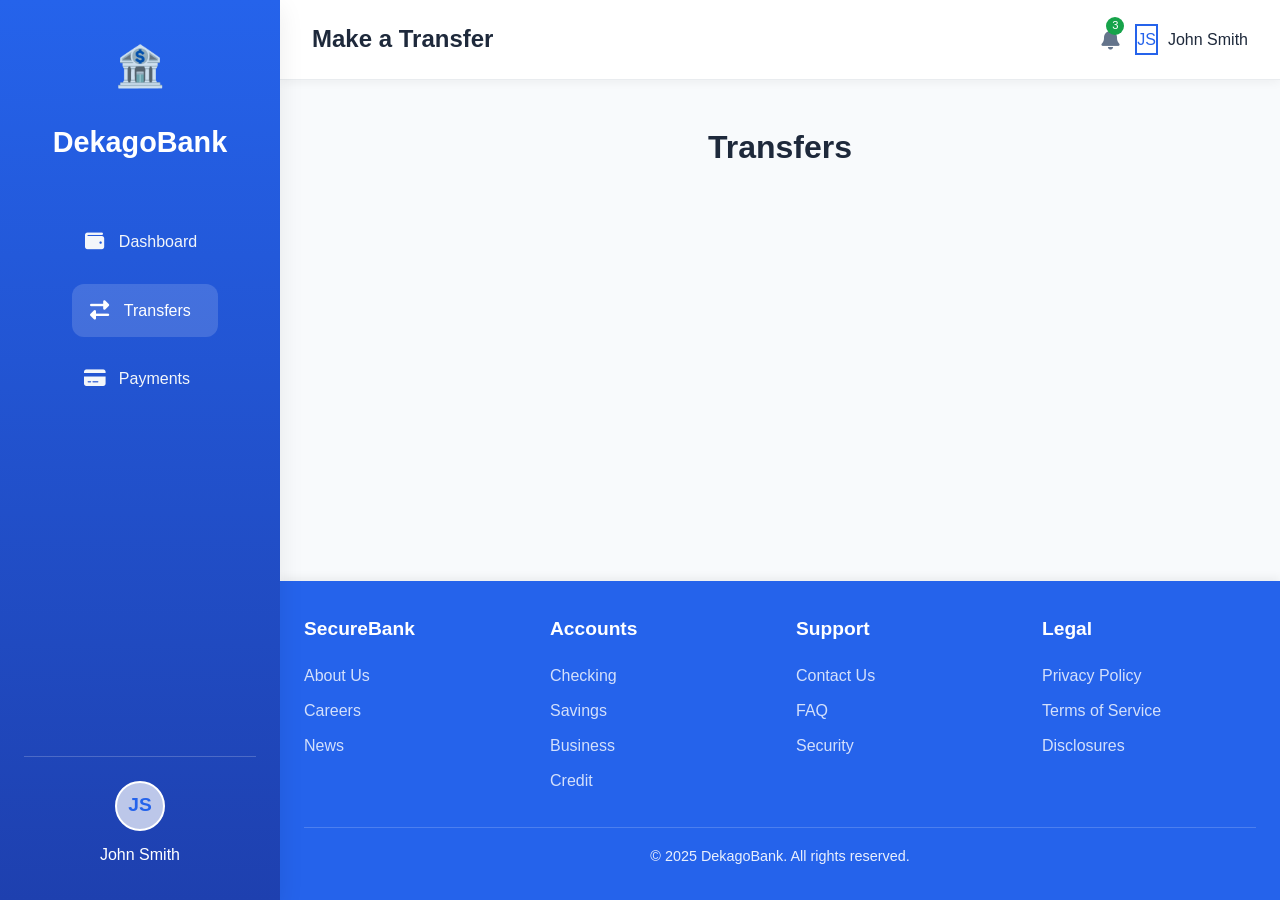
<file: src/main/resources/templates/transfers.html>
<!DOCTYPE html>
<html lang="en">
<head>
    <meta charset="UTF-8">
    <meta name="viewport" content="width=device-width, initial-scale=1.0">
    <title>SecureBank | Transfers</title>
    <link rel="stylesheet" href="https://cdnjs.cloudflare.com/ajax/libs/font-awesome/6.4.0/css/all.min.css">
    <style>
        /* 🌐 Modern Theme */
        :root {
          --primary-blue: #2563eb;
          --secondary-blue: #1e40af;
          --accent-blue: #3b82f6;
          --primary-green: #16a34a;
          --secondary-green: #22c55e;
          --background: #f8fafc;
          --white: #ffffff;
          --text-dark: #1e293b;
          --text-light: #64748b;
          --border-radius: 1rem;
          --glass: rgba(255, 255, 255, 0.7);
          --shadow: 0 8px 24px rgba(0, 0, 0, 0.08);
          --blur: 20px;
          --transition: all 0.3s cubic-bezier(0.25, 0.8, 0.25, 1);
        }

        /* 🔤 Reset + Font */
        * {
          margin: 0;
          padding: 0;
          box-sizing: border-box;
          font-family: "Inter", "Segoe UI", Tahoma, sans-serif;
        }

        body {
          background: var(--background);
          color: var(--text-dark);
          line-height: 1.7;
          overflow-x: hidden;
          display: flex;
          min-height: 100vh;
        }

        /* Sidebar styles */
        .sidebar {
            width: 280px;
            background: linear-gradient(180deg, var(--primary-blue), var(--secondary-blue));
            color: white;
            padding: 2rem 1.5rem;
            box-shadow: var(--shadow);
            display: flex;
            flex-direction: column;
            align-items: center;
            position: sticky;
            top: 0;
            height: 100vh;
            transition: var(--transition);
            z-index: 100;
        }

        .sidebar .logo {
            margin-bottom: 3rem;
            display: flex;
            flex-direction: column;
            align-items: center;
            gap: 10px;
        }

        .sidebar .logo h1 {
            font-size: 1.8rem;
            font-weight: 700;
            color: white;
        }

        .sidebar .logo-icon {
            font-size: 2.5rem;
            margin-bottom: 0.5rem;
        }

        .sidebar nav ul {
            display: flex;
            flex-direction: column;
            gap: 1rem;
            list-style: none;
            width: 100%;
        }

        .sidebar nav a {
            color: #f3f6fa;
            text-decoration: none;
            font-weight: 500;
            padding: 0.8rem 1rem;
            border-radius: 12px;
            transition: var(--transition);
            display: flex;
            align-items: center;
            gap: 12px;
        }

        .sidebar nav a i {
            font-size: 1.2rem;
            width: 24px;
            text-align: center;
        }

        .sidebar nav a:hover, .sidebar nav a.active {
            background-color: rgba(255, 255, 255, 0.15);
            color: white;
            transform: translateX(5px);
        }

        .sidebar .user-info {
            margin-top: auto;
            display: flex;
            flex-direction: column;
            align-items: center;
            gap: 10px;
            padding-top: 1.5rem;
            border-top: 1px solid rgba(255, 255, 255, 0.2);
            width: 100%;
        }

        .sidebar .user-avatar {
            width: 50px;
            height: 50px;
            border-radius: 50%;
            background: var(--glass);
            display: flex;
            align-items: center;
            justify-content: center;
            font-weight: bold;
            color: var(--primary-blue);
            backdrop-filter: blur(8px);
            font-size: 1.2rem;
            border: 2px solid white;
        }
        .sidebar .user-info span {
            color: white;
            font-weight: 500;
        }

        /* Main content area */
        .content-wrapper {
            flex-grow: 1;
            display: flex;
            flex-direction: column;
            background: var(--background);
        }

        /* Header */
        header {
          background: var(--white);
          color: var(--text-dark);
          box-shadow: 0 2px 10px rgba(0, 0, 0, 0.05);
          padding: 1.2rem 2rem;
          border-bottom: 1px solid #e9ecef;
          display: flex;
          justify-content: space-between;
          align-items: center;
        }

        .header-container {
          display: flex;
          align-items: center;
          gap: 1rem;
        }

        .header-actions {
          display: flex;
          gap: 1rem;
          align-items: center;
        }

        .notification-icon {
          position: relative;
          font-size: 1.3rem;
          color: var(--text-light);
          cursor: pointer;
          transition: var(--transition);
        }

        .notification-icon:hover {
          color: var(--primary-blue);
        }

        .notification-badge {
          position: absolute;
          top: -5px;
          right: -5px;
          background: var(--primary-green);
          color: white;
          border-radius: 50%;
          width: 18px;
          height: 18px;
          font-size: 0.7rem;
          display: flex;
          align-items: center;
          justify-content: center;
        }

        header .user-info {
            display: flex;
            align-items: center;
            gap: 10px;
        }
        header .user-avatar {
            border: 2px solid var(--primary-blue);
            color: var(--primary-blue);
        }
        header .user-info span {
            color: var(--text-dark);
            font-weight: 500;
        }

        /* Main content */
        main {
          flex-grow: 1;
          max-width: 100%;
          margin: 2.5rem auto;
          padding: 0 2rem;
          animation: fadeIn 0.8s ease;
        }

        @keyframes fadeIn {
          from { opacity: 0; transform: translateY(10px); }
          to { opacity: 1; transform: translateY(0); }
        }

        .dashboard-header {
          display: flex;
          justify-content: space-between;
          align-items: center;
          margin-bottom: 2rem;
        }

        .dashboard-header h2 {
          font-size: 2rem;
          color: var(--text-dark);
          font-weight: 700;
        }

        /* ⚡ Footer */
        footer {
          background: var(--primary-blue);
          color: white;
          padding: 2rem 1.5rem;
          margin-top: auto;
          box-shadow: 0 -4px 8px rgba(0, 0, 0, 0.05);
        }

        .footer-content {
          max-width: 1200px;
          margin: 0 auto;
          display: grid;
          grid-template-columns: repeat(auto-fit, minmax(180px, 1fr));
          gap: 2rem;
        }

        .footer-section h4 {
          margin-bottom: 1rem;
          font-size: 1.2rem;
        }

        .footer-section ul {
          list-style: none;
        }

        .footer-section li {
          margin-bottom: 0.5rem;
        }

        .footer-section a {
          color: rgba(255,255,255,0.8);
          text-decoration: none;
          transition: color 0.3s ease;
        }

        .footer-section a:hover {
          color: white;
        }

        .copyright {
          text-align: center;
          border-top: 1px solid rgba(255,255,255,0.2);
          margin-top: 1.5rem;
          padding-top: 1rem;
          font-size: 0.9rem;
          opacity: 0.9;
        }

        /* Responsive design */
        @media (max-width: 1024px) {
          .sidebar {
            width: 240px;
          }
        }

        @media (max-width: 768px) {
          body {
            flex-direction: column;
          }

          .sidebar {
            width: 100%;
            height: auto;
            position: relative;
            padding: 1.5rem 1rem;
            flex-direction: row;
            justify-content: space-between;
            align-items: center;
          }

          .sidebar .logo {
            margin-bottom: 0;
            flex-direction: row;
            gap: 10px;
          }

          .sidebar .logo h1 {
            font-size: 1.5rem;
          }

          .sidebar nav {
            display: none;
          }

          .sidebar .user-info {
            margin-top: 0;
            padding-top: 0;
            border-top: none;
            flex-direction: row;
          }

          header {
            display: none;
          }

          main {
            margin-top: 1.5rem;
            padding: 0 1rem;
          }

          .dashboard-header {
            flex-direction: column;
            gap: 1rem;
            align-items: flex-start;
          }
        }
    </style>
</head>
<body>
<div class="sidebar">
    <div class="logo">
        <div class="logo-icon">🏦</div>
        <h1>DekagoBank</h1>
    </div>
    <nav>
        <ul>
            <li><a href="/dashboard"><i class="fas fa-wallet"></i> Dashboard</a></li>
            <li><a href="/transfers" class="active"><i class="fas fa-exchange-alt"></i> Transfers</a></li>
            <li><a href="/payments" ><i class="fas fa-credit-card"></i> Payments</a></li>
        </ul>
    </nav>
    <div class="user-info">
        <div class="user-avatar">JS</div>
        <span>John Smith</span>
    </div>
</div>

<div class="content-wrapper">
    <header>
        <div class="header-container">
            <h2>Make a Transfer</h2>
        </div>
        <div class="header-actions">
            <div class="notification-icon">
                <i class="fas fa-bell"></i>
                <span class="notification-badge">3</span>
            </div>
            <div class="user-info">
                <div class="user-avatar">JS</div>
                <span>John Smith</span>
            </div>
        </div>
    </header>

    <main>
        <div class="dashboard-header">
            <h2>Transfers</h2>
        </div>

        <!-- Transfer form will go here -->

    </main>

    <footer>
        <div class="footer-content">
            <div class="footer-section">
                <h4>SecureBank</h4>
                <ul>
                    <li><a href="#">About Us</a></li>
                    <li><a href="#">Careers</a></li>
                    <li><a href="#">News</a></li>
                </ul>
            </div>
            <div class="footer-section">
                <h4>Accounts</h4>
                <ul>
                    <li><a href="#">Checking</a></li>
                    <li><a href="#">Savings</a></li>
                    <li><a href="#">Business</a></li>
                    <li><a href="#">Credit</a></li>
                </ul>
            </div>
            <div class="footer-section">
                <h4>Support</h4>
                <ul>
                    <li><a href="#">Contact Us</a></li>
                    <li><a href="#">FAQ</a></li>
                    <li><a href="#">Security</a></li>
                </ul>
            </div>
            <div class="footer-section">
                <h4>Legal</h4>
                <ul>
                    <li><a href="#">Privacy Policy</a></li>
                    <li><a href="#">Terms of Service</a></li>
                    <li><a href="#">Disclosures</a></li>
                </ul>
            </div>
        </div>
        <div class="copyright">
            <p>&copy; 2025 DekagoBank. All rights reserved.</p>
        </div>
    </footer>
</div>

</body>
</html>
</file>
